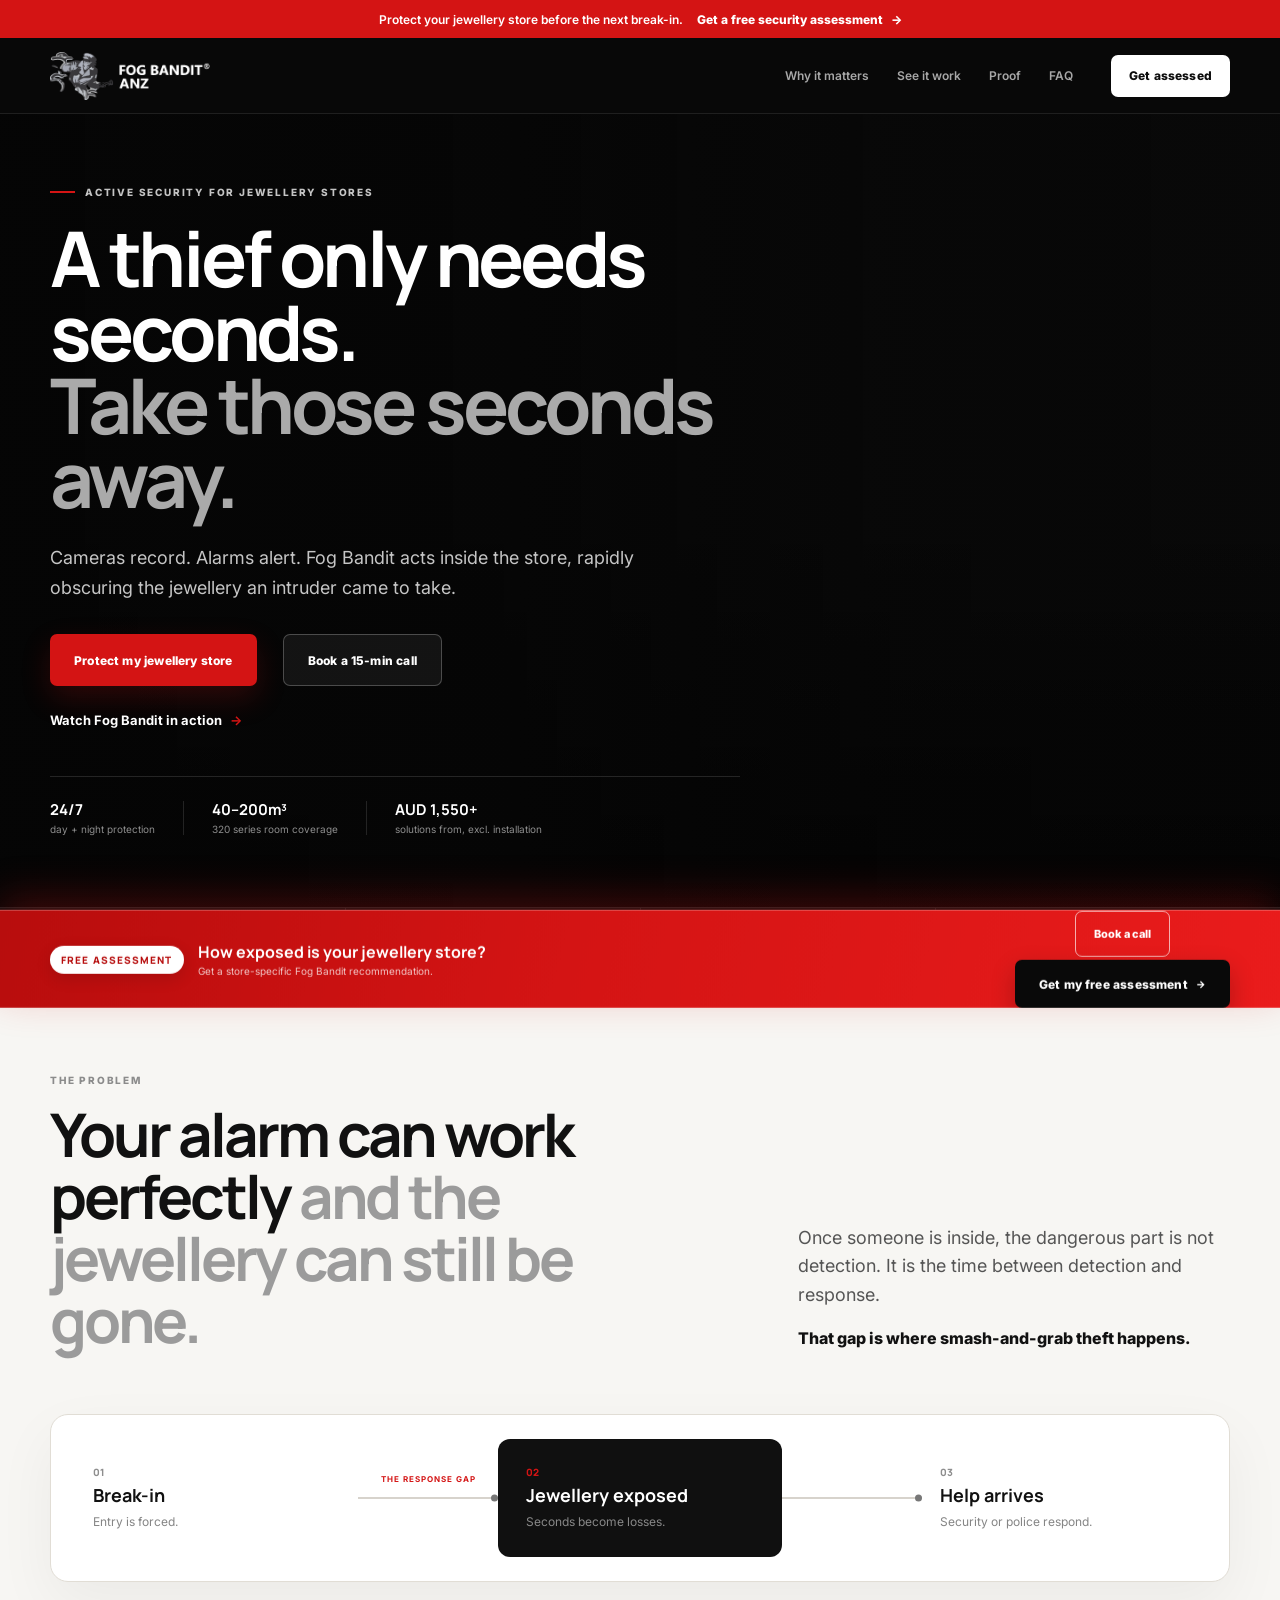
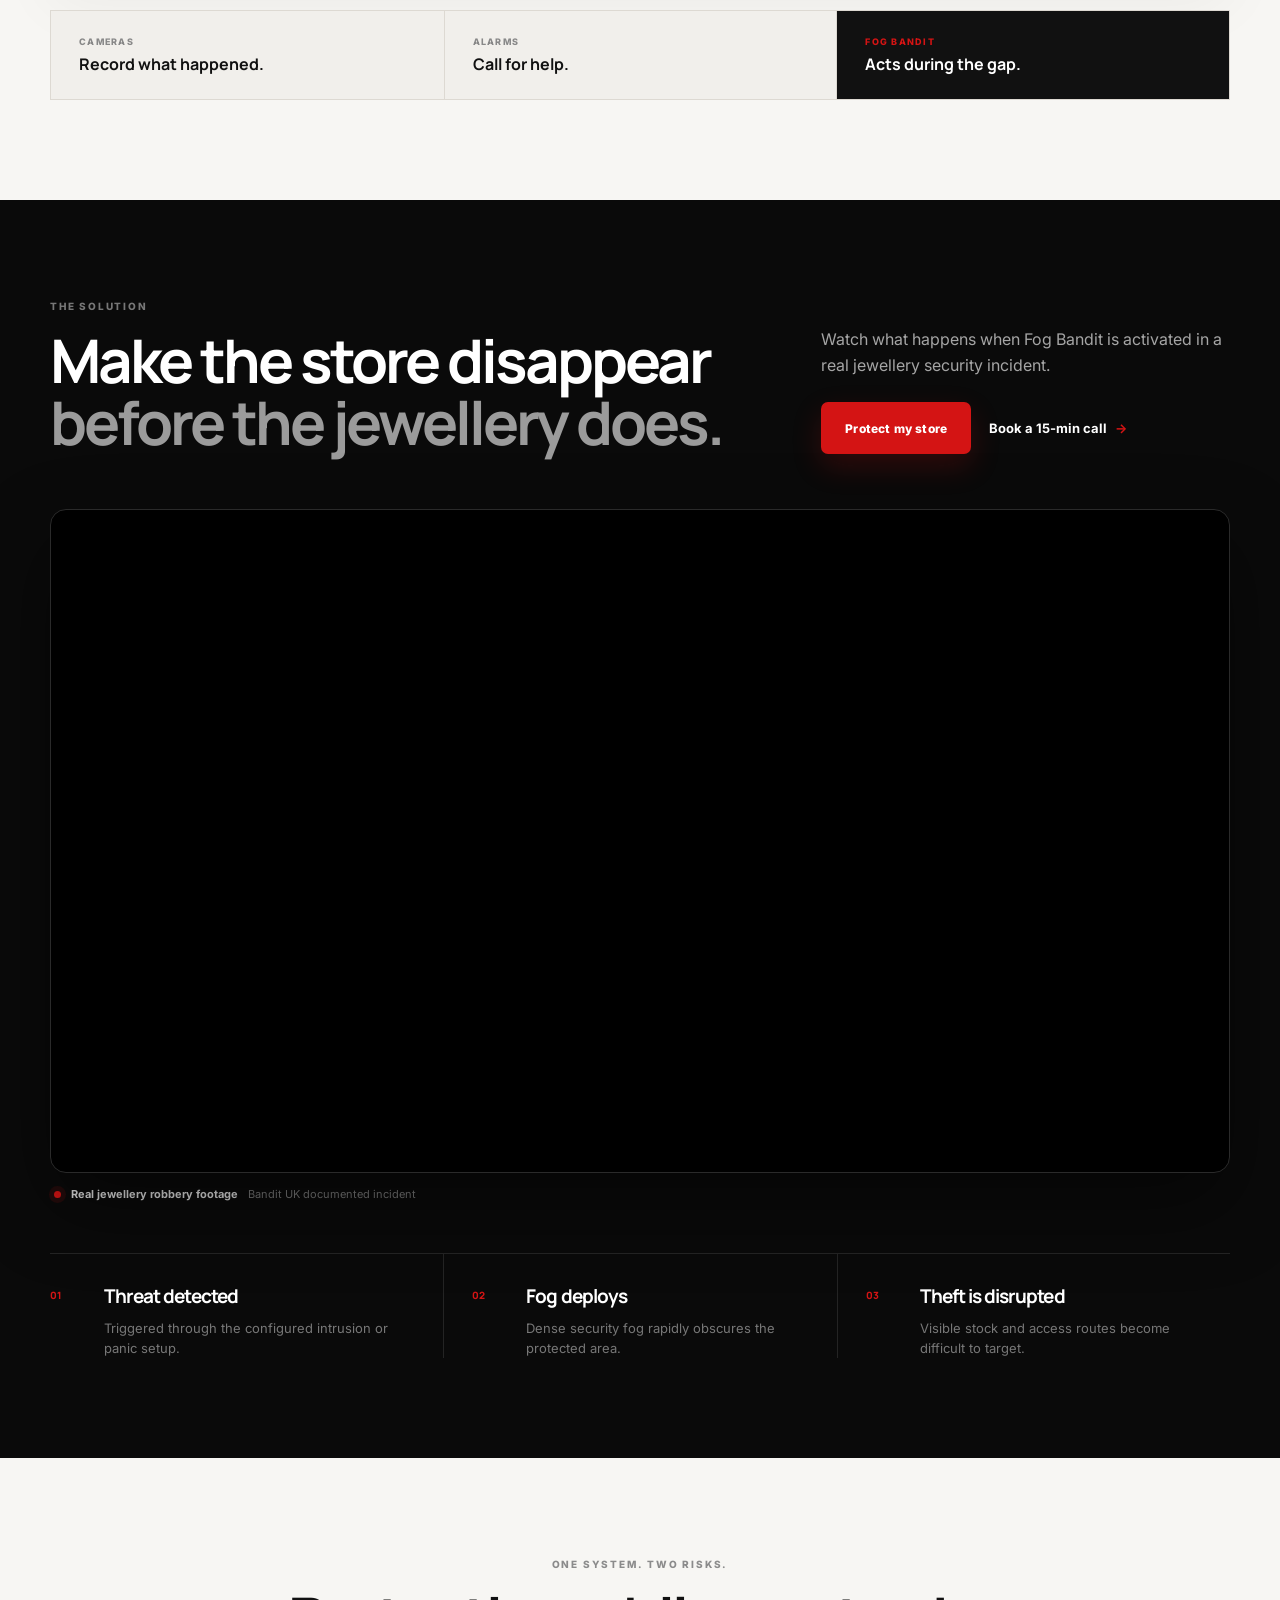
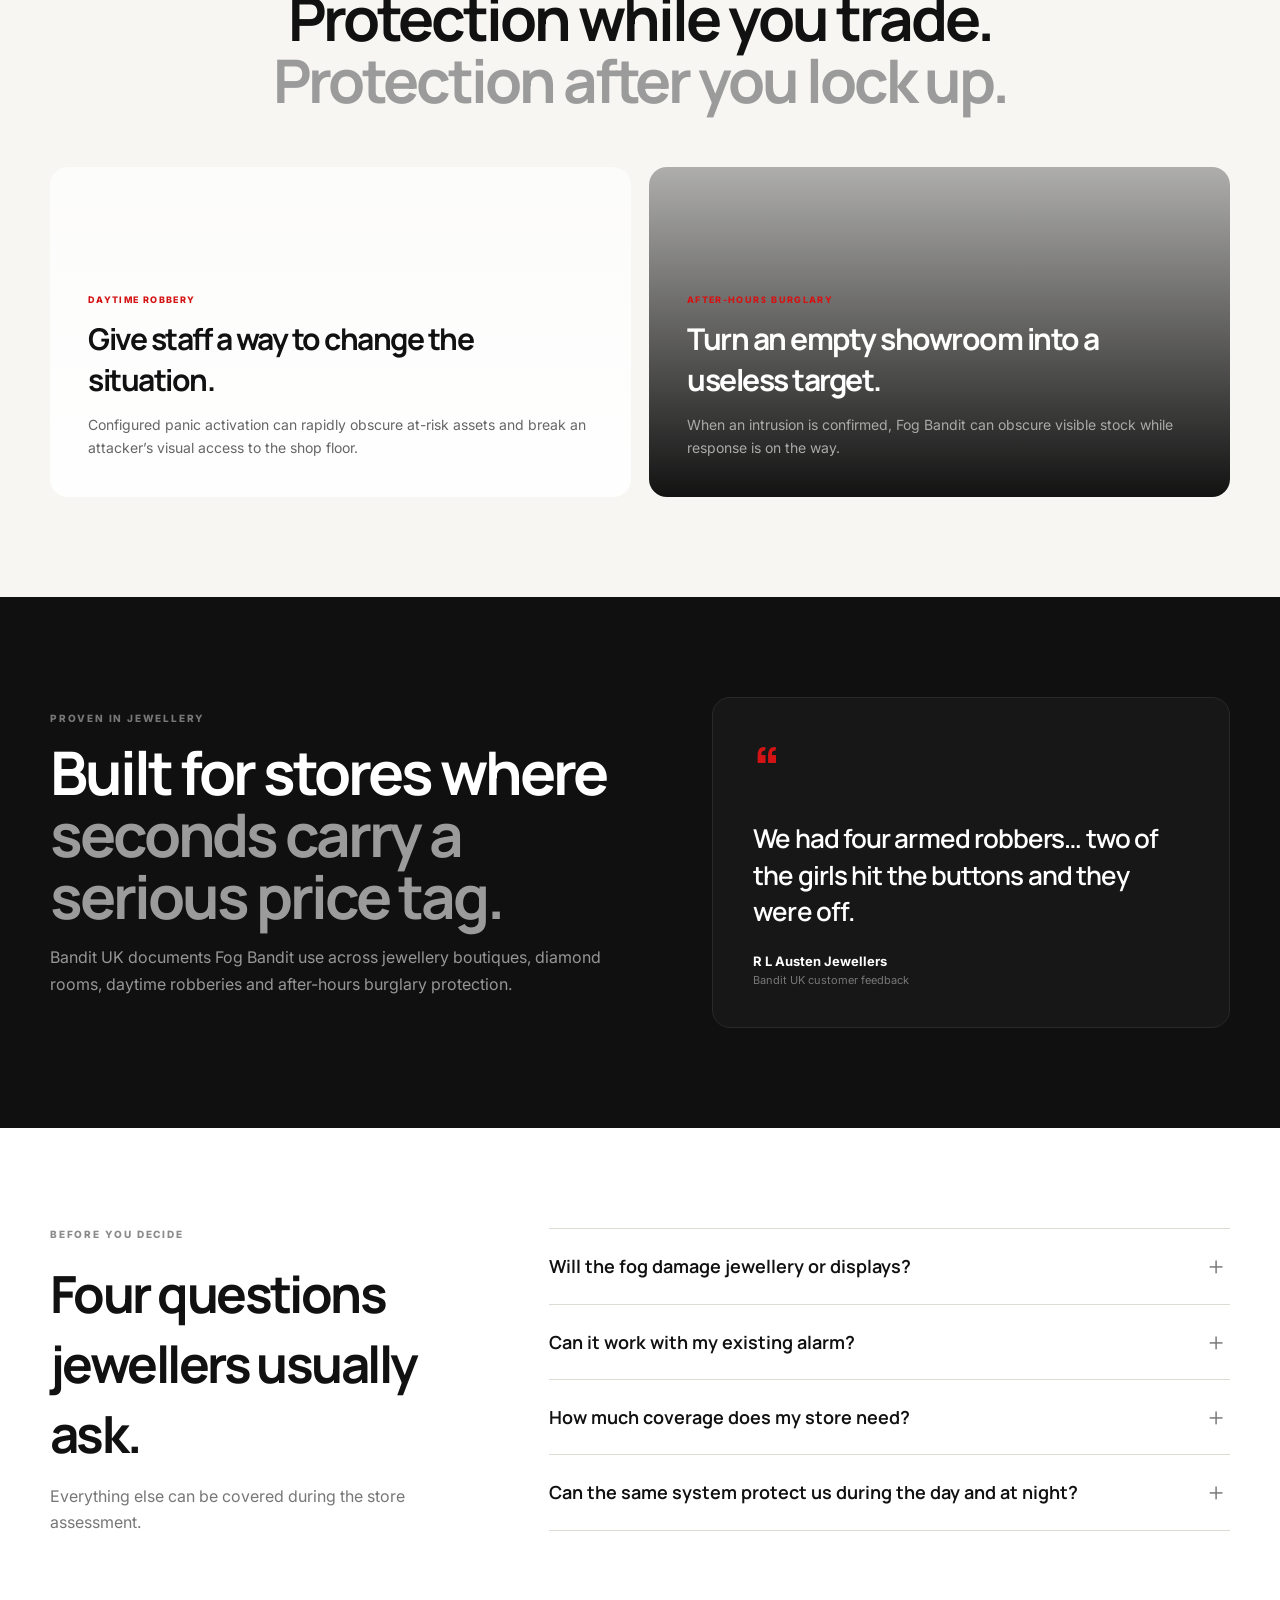
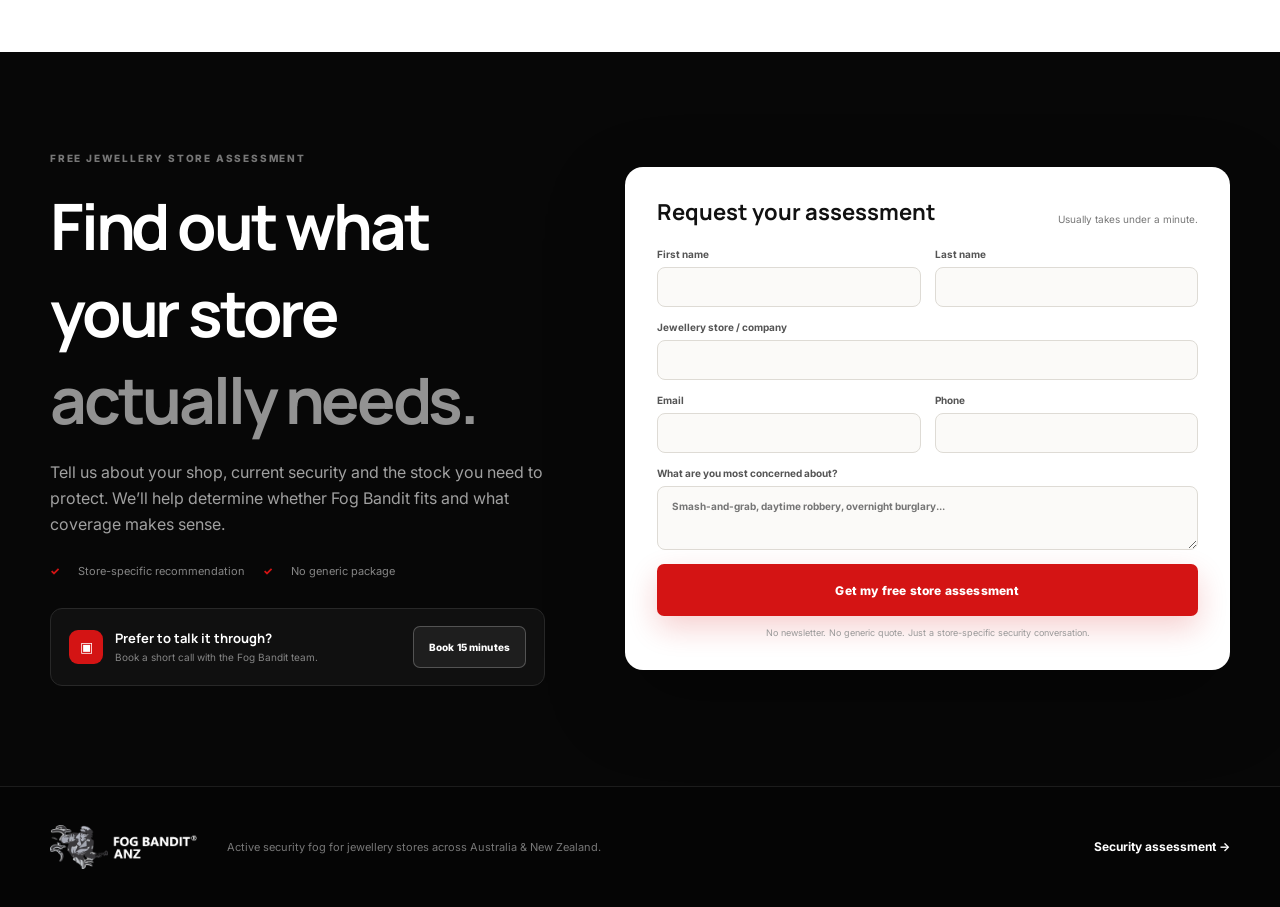
<file: index.html>
<!doctype html>
<html lang="en">
<head>
  <meta charset="utf-8" />
  <meta name="viewport" content="width=device-width, initial-scale=1" />
  <meta name="theme-color" content="#090909" />
  <meta name="description" content="Fog Bandit active security fog for jewellery stores. Reduce the response gap by rapidly removing visibility when a robbery or burglary begins." />
  <title>Fog Bandit for Jewellers | Active Security Fog</title>
  <link rel="icon" type="image/png" href="assets/favicon.png" />
  <meta property="og:title" content="Fog Bandit for Jewellers | Active Security Fog" />
  <meta property="og:description" content="Active security fog for jewellery stores across Australia & New Zealand." />
  <meta property="og:image" content="assets/og-image.png" />
  <link rel="preconnect" href="https://fonts.googleapis.com">
  <link rel="preconnect" href="https://fonts.gstatic.com" crossorigin>
  <link href="https://fonts.googleapis.com/css2?family=Inter:wght@400;500;600;700;800&family=Manrope:wght@500;600;700;800&display=swap" rel="stylesheet">
  <link rel="stylesheet" href="styles.css" />
  <style>
    .brand-logo-img{display:block;width:auto;height:48px;object-fit:contain}.footer-brand .brand-logo-img{height:44px}
    /* High-attention bottom conversion bar */
    .sticky-cta{
      background:linear-gradient(105deg,#b80d0d 0%,#d41414 44%,#ea1c1c 100%);
      border-top:1px solid rgba(255,255,255,.26);
      box-shadow:0 -12px 42px rgba(212,20,20,.28),0 -1px 0 rgba(255,255,255,.08) inset;
      backdrop-filter:blur(18px);
      overflow:hidden;
    }
    .sticky-cta:before{
      content:'';
      position:absolute;
      inset:0;
      pointer-events:none;
      background:linear-gradient(110deg,transparent 0%,rgba(255,255,255,.08) 45%,transparent 70%);
      transform:translateX(-110%);
    }
    .sticky-cta.visible:before{animation:stickySweep 1.2s ease .4s 1}
    .sticky-inner{position:relative;z-index:1;min-height:82px}
    .sticky-copy{display:flex!important;flex-direction:row!important;align-items:center;gap:14px!important}
    .sticky-copy-text{display:flex;flex-direction:column;gap:3px}
    .sticky-badge{
      display:inline-flex;
      align-items:center;
      justify-content:center;
      width:max-content;
      flex:0 0 auto;
      min-height:28px;
      padding:0 11px;
      border-radius:999px;
      background:#fff;
      color:#b70d0d;
      font:800 9px/1 var(--display);
      letter-spacing:.11em;
      white-space:nowrap;
      box-shadow:0 5px 16px rgba(0,0,0,.12);
    }
    .sticky-inner .sticky-badge{color:#b70d0d!important}
    .sticky-inner strong{color:#fff;font-size:16px}
    .sticky-inner span{color:rgba(255,255,255,.76)}
    .sticky-actions{gap:10px}
    .sticky-call{
      display:inline-flex;
      align-items:center;
      justify-content:center;
      min-height:46px;
      padding:0 18px;
      border:1px solid rgba(255,255,255,.65);
      border-radius:7px;
      color:#fff;
      text-decoration:none;
      font-size:11px;
      font-weight:800;
      transition:.2s;
    }
    .sticky-call:hover{background:rgba(255,255,255,.12);border-color:#fff}
    .sticky-cta .sticky-assessment-btn{
      position:relative;
      min-height:48px;
      padding:0 24px;
      background:#090909;
      color:#fff;
      box-shadow:0 10px 24px rgba(0,0,0,.23);
    }
    .sticky-cta .sticky-assessment-btn:hover{background:#000;transform:translateY(-2px)}
    .sticky-arrow{font-size:16px;margin-left:8px;color:#fff!important;transition:transform .2s}
    .sticky-assessment-btn:hover .sticky-arrow{transform:translateX(3px)}
    .sticky-cta.visible .sticky-assessment-btn{animation:ctaPulse 2.7s ease 1.2s 2}
    @keyframes stickySweep{to{transform:translateX(120%)}}
    @keyframes ctaPulse{0%,100%{box-shadow:0 10px 24px rgba(0,0,0,.23)}50%{box-shadow:0 10px 24px rgba(0,0,0,.23),0 0 0 5px rgba(255,255,255,.18)}}
    @media(max-width:740px){
      .brand-logo-img{height:39px}.footer-brand .brand-logo-img{height:38px}
      body{padding-bottom:80px}
      .sticky-cta{background:linear-gradient(105deg,#bd0d0d,#e21919);box-shadow:0 -8px 28px rgba(212,20,20,.28)}
      .sticky-inner{min-height:80px;padding:10px 11px}
      .sticky-copy{display:none!important}
      .sticky-actions{grid-template-columns:.68fr 1.32fr;gap:8px}
      .sticky-call{min-height:54px;padding:0 8px;border-color:rgba(255,255,255,.72);background:rgba(100,0,0,.18)}
      .sticky-cta .sticky-assessment-btn{min-height:54px;background:#fff;color:#b70d0d;font-size:10px;padding:0 11px;box-shadow:0 8px 22px rgba(74,0,0,.22)}
      .sticky-cta .sticky-assessment-btn:hover{background:#fff}
      .sticky-arrow{color:#b70d0d!important;margin-left:5px}
    }
    @media(prefers-reduced-motion:reduce){.sticky-cta.visible:before,.sticky-cta.visible .sticky-assessment-btn{animation:none}}
  </style>
</head>
<body>
  <div class="top-banner">
    <p>Protect your jewellery store before the next break-in.</p>
    <a href="#assessment">Get a free security assessment <span>→</span></a>
  </div>

  <header class="site-header" id="top">
    <a class="brand" href="#top" aria-label="Fog Bandit ANZ home">
      <img class="brand-logo-img" src="assets/logo-fog-bandit-anz-lockup.png" alt="Fog Bandit ANZ" />
    </a>
    <nav class="nav" aria-label="Primary navigation">
      <a href="#problem">Why it matters</a>
      <a href="#solution">See it work</a>
      <a href="#proof">Proof</a>
      <a href="#faq">FAQ</a>
    </nav>
    <a class="btn btn-small" href="#assessment">Get assessed</a>
  </header>

  <main>
    <section class="hero" aria-labelledby="hero-title">
      <div class="hero-media" aria-hidden="true"></div>
      <div class="hero-shade" aria-hidden="true"></div>
      <div class="hero-inner shell">
        <div class="hero-copy">
          <div class="eyebrow"><span></span> ACTIVE SECURITY FOR JEWELLERY STORES</div>
          <h1 id="hero-title">A thief only needs seconds.<br><em>Take those seconds away.</em></h1>
          <p class="hero-lede">Cameras record. Alarms alert. Fog Bandit acts inside the store, rapidly obscuring the jewellery an intruder came to take.</p>
          <div class="hero-actions">
            <a class="btn btn-primary" href="#assessment">Protect my jewellery store</a>
            <a class="btn btn-ghost calendly-link" href="#" data-calendly>Book a 15-min call</a>
            <a class="text-link hero-watch" href="#solution">Watch Fog Bandit in action <span>→</span></a>
          </div>
          <div class="hero-proof">
            <div><strong>24/7</strong><span>day + night protection</span></div>
            <div><strong>40–200m³</strong><span>320 series room coverage</span></div>
            <div><strong>AUD 1,550+</strong><span>solutions from, excl. installation</span></div>
          </div>
        </div>
      </div>
    </section>

    <section class="trust-strip" aria-label="Jewellery applications">
      <div class="shell trust-grid">
        <div>Jewellery boutiques</div>
        <div>Diamond rooms</div>
        <div>Luxury watch retailers</div>
        <div>High-value showrooms</div>
      </div>
    </section>

    <section class="section problem" id="problem">
      <div class="shell problem-grid">
        <div>
          <div class="section-kicker">THE PROBLEM</div>
          <h2>Your alarm can work perfectly <span>and the jewellery can still be gone.</span></h2>
        </div>
        <div class="problem-copy">
          <p class="lead">Once someone is inside, the dangerous part is not detection. It is the time between detection and response.</p>
          <p>That gap is where smash-and-grab theft happens.</p>
        </div>
      </div>

      <div class="shell gap-card" aria-label="The response gap">
        <div class="gap-node"><span>01</span><strong>Break-in</strong><small>Entry is forced.</small></div>
        <div class="gap-track"><b>THE RESPONSE GAP</b><i></i></div>
        <div class="gap-node danger"><span>02</span><strong>Jewellery exposed</strong><small>Seconds become losses.</small></div>
        <div class="gap-track plain"><i></i></div>
        <div class="gap-node"><span>03</span><strong>Help arrives</strong><small>Security or police respond.</small></div>
      </div>

      <div class="shell security-contrast">
        <div><span>CAMERAS</span><strong>Record what happened.</strong></div>
        <div><span>ALARMS</span><strong>Call for help.</strong></div>
        <div><span>FOG BANDIT</span><strong>Acts during the gap.</strong></div>
      </div>
    </section>

    <section class="section solution" id="solution">
      <div class="shell solution-head">
        <div><div class="section-kicker light">THE SOLUTION</div><h2>Make the store disappear <span>before the jewellery does.</span></h2></div>
        <div class="solution-copy">
          <p>Watch what happens when Fog Bandit is activated in a real jewellery security incident.</p>
          <div class="solution-actions">
            <a class="btn btn-primary" href="#assessment">Protect my store</a>
            <a class="text-link light-link calendly-link" href="#" data-calendly>Book a 15-min call <span>→</span></a>
          </div>
        </div>
      </div>

      <div class="shell video-shell">
        <div class="video-frame">
          <iframe src="https://www.youtube-nocookie.com/embed/kFrU9rAYJto?rel=0&modestbranding=1" title="Fog Bandit jewellery robbery footage" loading="lazy" allow="accelerometer; autoplay; clipboard-write; encrypted-media; gyroscope; picture-in-picture; web-share" allowfullscreen></iframe>
        </div>
        <div class="video-caption"><span class="live-dot"></span><strong>Real jewellery robbery footage</strong><span>Bandit UK documented incident</span></div>
      </div>

      <div class="shell three-steps">
        <article><span>01</span><div><h3>Threat detected</h3><p>Triggered through the configured intrusion or panic setup.</p></div></article>
        <article><span>02</span><div><h3>Fog deploys</h3><p>Dense security fog rapidly obscures the protected area.</p></div></article>
        <article><span>03</span><div><h3>Theft is disrupted</h3><p>Visible stock and access routes become difficult to target.</p></div></article>
      </div>
    </section>

    <section class="section day-night">
      <div class="shell day-night-head"><div class="section-kicker">ONE SYSTEM. TWO RISKS.</div><h2>Protection while you trade.<br><span>Protection after you lock up.</span></h2></div>
      <div class="shell mode-grid">
        <article class="mode-card day"><div class="mode-tag">DAYTIME ROBBERY</div><h3>Give staff a way to change the situation.</h3><p>Configured panic activation can rapidly obscure at-risk assets and break an attacker’s visual access to the shop floor.</p></article>
        <article class="mode-card night"><div class="mode-tag">AFTER-HOURS BURGLARY</div><h3>Turn an empty showroom into a useless target.</h3><p>When an intrusion is confirmed, Fog Bandit can obscure visible stock while response is on the way.</p></article>
      </div>
    </section>

    <section class="section proof" id="proof">
      <div class="shell proof-grid">
        <div class="proof-copy"><div class="section-kicker light">PROVEN IN JEWELLERY</div><h2>Built for stores where <span>seconds carry a serious price tag.</span></h2><p>Bandit UK documents Fog Bandit use across jewellery boutiques, diamond rooms, daytime robberies and after-hours burglary protection.</p></div>
        <blockquote class="quote-card"><div class="quote-mark">“</div><p>We had four armed robbers… two of the girls hit the buttons and they were off.</p><footer><strong>R L Austen Jewellers</strong><span>Bandit UK customer feedback</span></footer></blockquote>
      </div>
    </section>

    <section class="section faq" id="faq">
      <div class="shell faq-grid">
        <div class="faq-intro"><div class="section-kicker">BEFORE YOU DECIDE</div><h2>Four questions jewellers usually ask.</h2><p>Everything else can be covered during the store assessment.</p></div>
        <div class="accordion">
          <details><summary>Will the fog damage jewellery or displays?</summary><p>Fog Bandit materials state that its security fog is harmless and leaves no residue. Store-specific suitability should still be confirmed during the assessment.</p></details>
          <details><summary>Can it work with my existing alarm?</summary><p>Yes. Fog Bandit is designed to operate as an active layer alongside existing intrusion and panic-alarm systems, with the exact trigger logic configured during installation.</p></details>
          <details><summary>How much coverage does my store need?</summary><p>That depends on room volume, layout and the assets at risk. The 320 series includes configurations for approximately 40–200m³ spaces.</p></details>
          <details><summary>Can the same system protect us during the day and at night?</summary><p>Yes. Jewellery applications can be configured for panic activation during trading hours and intrusion-triggered protection after closing.</p></details>
        </div>
      </div>
    </section>

    <section class="section assessment" id="assessment">
      <div class="assessment-bg" aria-hidden="true"></div>
      <div class="shell assessment-grid">
        <div class="assessment-copy">
          <div class="section-kicker light">FREE JEWELLERY STORE ASSESSMENT</div>
          <h2>Find out what your store <span>actually needs.</span></h2>
          <p>Tell us about your shop, current security and the stock you need to protect. We’ll help determine whether Fog Bandit fits and what coverage makes sense.</p>
          <div class="micro-proof"><span>✓</span> Store-specific recommendation <span>✓</span> No generic package</div>
          <div class="calendar-card"><div><span class="calendar-icon" aria-hidden="true">▣</span><div><strong>Prefer to talk it through?</strong><small>Book a short call with the Fog Bandit team.</small></div></div><a class="btn btn-ghost calendly-link" href="#" data-calendly>Book 15 minutes</a></div>
        </div>
        <form class="assessment-form" id="assessment-form">
          <div class="form-heading"><strong>Request your assessment</strong><span>Usually takes under a minute.</span></div>
          <div class="form-row"><label>First name<input name="firstName" autocomplete="given-name" required></label><label>Last name<input name="lastName" autocomplete="family-name" required></label></div>
          <label>Jewellery store / company<input name="company" autocomplete="organization" required></label>
          <div class="form-row"><label>Email<input type="email" name="email" autocomplete="email" required></label><label>Phone<input type="tel" name="phone" autocomplete="tel"></label></div>
          <label>What are you most concerned about?<textarea name="requirements" rows="3" placeholder="Smash-and-grab, daytime robbery, overnight burglary..."></textarea></label>
          <button class="btn btn-primary btn-full" type="submit">Get my free store assessment</button>
          <p class="form-note">No newsletter. No generic quote. Just a store-specific security conversation.</p>
        </form>
      </div>
    </section>
  </main>

  <footer class="footer">
    <div class="shell footer-inner">
      <a class="brand footer-brand" href="#top" aria-label="Fog Bandit ANZ home"><img class="brand-logo-img" src="assets/logo-fog-bandit-anz-lockup.png" alt="Fog Bandit ANZ" /></a>
      <p>Active security fog for jewellery stores across Australia & New Zealand.</p>
      <a href="#assessment">Security assessment →</a>
    </div>
  </footer>

  <div class="sticky-cta" id="sticky-cta" aria-hidden="true">
    <div class="shell sticky-inner">
      <div class="sticky-copy">
        <span class="sticky-badge">FREE ASSESSMENT</span>
        <div class="sticky-copy-text"><strong>How exposed is your jewellery store?</strong><span>Get a store-specific Fog Bandit recommendation.</span></div>
      </div>
      <div class="sticky-actions">
        <a class="sticky-call calendly-link" href="#" data-calendly>Book a call</a>
        <a class="btn sticky-assessment-btn" href="#assessment">Get my free assessment <span class="sticky-arrow">→</span></a>
      </div>
    </div>
  </div>

  <div class="popup-backdrop" id="assessment-popup" role="dialog" aria-modal="true" aria-labelledby="popup-title" aria-hidden="true">
    <div class="popup-card">
      <button class="popup-close" type="button" aria-label="Close assessment popup">×</button>
      <div class="section-kicker">FREE SECURITY ASSESSMENT</div>
      <h2 id="popup-title">How exposed is your jewellery store?</h2>
      <p>Tell us about your store and current security. We’ll help determine whether Fog Bandit fits and how much coverage you may need.</p>
      <div class="popup-actions">
        <a class="btn btn-primary btn-full popup-action" href="#assessment">Get my free store assessment</a>
        <a class="btn btn-outline btn-full calendly-link" href="#" data-calendly>Book a 15-min call instead</a>
      </div>
      <button class="popup-later" type="button">Not right now</button>
    </div>
  </div>

  <script src="script.js"></script>
</body>
</html>
</file>
<file: styles.css>
:root{
  --bg:#090909;--ink:#111;--paper:#f7f6f3;--muted:#727272;--red:#d41414;--red2:#b40f0f;--line:#dedbd5;--display:'Manrope',sans-serif;--body:'Inter',sans-serif
}
*{box-sizing:border-box}html{scroll-behavior:smooth}body{margin:0;background:var(--bg);color:var(--ink);font-family:var(--body);-webkit-font-smoothing:antialiased}a{color:inherit;text-decoration:none}button,input,textarea{font:inherit}.shell{width:min(1180px,calc(100% - 48px));margin:auto}.top-banner{min-height:38px;background:var(--red);color:#fff;display:flex;align-items:center;justify-content:center;gap:14px;padding:8px 20px;text-align:center;font-size:12px;font-weight:600}.top-banner p{margin:0}.top-banner a{font-weight:800}.top-banner a span{margin-left:5px}.site-header{height:76px;padding:0 max(24px,calc((100vw - 1180px)/2));display:flex;align-items:center;gap:38px;background:#080808;color:#fff;border-bottom:1px solid #1f1f1f;position:relative;z-index:20}.brand{display:flex;align-items:center;gap:11px}.brand-mark{display:grid;place-items:center;width:38px;height:38px;border:2px solid var(--red);color:#fff;font:800 12px/1 var(--display);letter-spacing:-.06em}.brand-name{font:700 17px/1 var(--display);letter-spacing:.055em}.brand-name strong{color:var(--red)}.nav{display:flex;gap:28px;margin-left:auto}.nav a{font-size:12px;color:#a7a7a7;font-weight:600;transition:.2s}.nav a:hover{color:#fff}.btn{display:inline-flex;align-items:center;justify-content:center;min-height:52px;padding:0 24px;border:0;border-radius:7px;font-weight:800;font-size:12px;letter-spacing:.015em;cursor:pointer;transition:.2s}.btn:hover{transform:translateY(-1px)}.btn-primary{background:var(--red);color:#fff;box-shadow:0 12px 30px rgba(212,20,20,.2)}.btn-primary:hover{background:var(--red2)}.btn-small{min-height:42px;padding:0 18px;background:#fff;color:#0d0d0d}.text-link{font-size:13px;font-weight:700;color:#fff}.text-link span{color:var(--red);padding-left:5px}.hero{position:relative;min-height:760px;color:#fff;overflow:hidden}.hero-media{position:absolute;inset:0;background:url('https://images.unsplash.com/photo-1764512680324-048f158cab2b?auto=format&fit=crop&q=82&w=2200') 61% center/cover no-repeat;transform:scale(1.01)}.hero-shade{position:absolute;inset:0;background:linear-gradient(90deg,rgba(5,5,5,.97) 0%,rgba(5,5,5,.82) 39%,rgba(5,5,5,.32) 72%,rgba(5,5,5,.25) 100%),linear-gradient(0deg,rgba(0,0,0,.65),transparent 50%)}.hero-inner{position:relative;z-index:2;min-height:760px;display:flex;align-items:center}.hero-copy{width:min(690px,65%);padding:72px 0}.eyebrow,.section-kicker{font-size:10px;font-weight:800;letter-spacing:.18em;text-transform:uppercase;color:#8b8b8b}.eyebrow{display:flex;align-items:center;gap:10px;color:#c4c4c4}.eyebrow span{width:25px;height:2px;background:var(--red)}h1,h2,h3{font-family:var(--display);margin:0;letter-spacing:-.05em}h1{font-size:clamp(56px,6vw,88px);line-height:.96;margin-top:23px}h1 em{font-style:normal;color:#aaa}.hero-lede{max-width:610px;font-size:18px;line-height:1.65;color:#c5c5c5;margin:27px 0 0}.hero-actions{display:flex;align-items:center;gap:26px;margin-top:32px}.hero-proof{display:flex;gap:28px;margin-top:48px;padding-top:24px;border-top:1px solid rgba(255,255,255,.13)}.hero-proof div{display:flex;flex-direction:column;gap:4px;padding-right:28px;border-right:1px solid rgba(255,255,255,.12)}.hero-proof div:last-child{border:0;padding-right:0}.hero-proof strong{font:700 15px/1.2 var(--display);color:#fff}.hero-proof span{font-size:10px;color:#8d8d8d}.trust-strip{background:#111;color:#777;border-top:1px solid #202020;border-bottom:1px solid #202020}.trust-grid{display:grid;grid-template-columns:repeat(4,1fr)}.trust-grid div{height:65px;display:grid;place-items:center;text-transform:uppercase;font-size:10px;font-weight:700;letter-spacing:.14em}.trust-grid div+div{border-left:1px solid #242424}.section{padding:100px 0}.problem{background:var(--paper)}.problem-grid{display:grid;grid-template-columns:1.2fr .8fr;gap:100px;align-items:end}.problem h2,.solution h2,.day-night h2,.proof h2{font-size:clamp(42px,4.7vw,68px);line-height:1.03;margin-top:18px}.problem h2 span,.solution h2 span,.day-night h2 span,.proof h2 span{color:#9b9b9b}.problem-copy{padding-bottom:4px}.lead{font-size:18px;line-height:1.6;margin:0;color:#555}.problem-copy>p:last-child{font-weight:800;margin:18px 0 0}.gap-card{margin-top:62px;display:grid;grid-template-columns:1fr 140px 1fr 140px 1fr;align-items:center;background:#fff;border:1px solid #e1ddd5;border-radius:18px;padding:24px;box-shadow:0 22px 60px rgba(0,0,0,.05)}.gap-node{display:flex;flex-direction:column;gap:7px;padding:16px 18px}.gap-node span{font:800 10px/1 var(--display);color:#8e8e8e}.gap-node strong{font:700 18px/1.25 var(--display)}.gap-node small{font-size:12px;color:#858585}.gap-node.danger{background:#101010;color:#fff;border-radius:12px;padding:28px}.gap-node.danger span{color:var(--red)}.gap-node.danger small{color:#888}.gap-track{height:2px;background:#d7d3cc;position:relative}.gap-track i{position:absolute;width:7px;height:7px;background:#777;border-radius:50%;right:0;top:50%;transform:translateY(-50%)}.gap-track b{position:absolute;left:50%;transform:translateX(-50%);bottom:15px;white-space:nowrap;font-size:8px;color:var(--red);letter-spacing:.13em}.security-contrast{display:grid;grid-template-columns:repeat(3,1fr);margin-top:28px;border:1px solid #ddd9d2}.security-contrast div{padding:25px 28px;display:flex;flex-direction:column;gap:7px;background:#f1efeb}.security-contrast div+div{border-left:1px solid #ddd9d2}.security-contrast div:last-child{background:#111;color:#fff}.security-contrast span{font-size:9px;letter-spacing:.14em;color:#888;font-weight:800}.security-contrast div:last-child span{color:var(--red)}.security-contrast strong{font:700 16px/1.3 var(--display)}.solution{background:#0a0a0a;color:#fff}.solution-head{display:grid;grid-template-columns:1.25fr .75fr;gap:90px;align-items:end}.section-kicker.light{color:#777}.solution-copy p{margin:0 0 24px;color:#a5a5a5;line-height:1.6}.video-shell{margin-top:55px}.video-frame{position:relative;aspect-ratio:16/9;border:1px solid #2a2a2a;background:#000;border-radius:16px;overflow:hidden;box-shadow:0 32px 80px rgba(0,0,0,.45)}.video-frame iframe{position:absolute;inset:0;width:100%;height:100%;border:0}.video-caption{display:flex;align-items:center;gap:10px;padding:14px 4px;color:#777;font-size:11px}.video-caption strong{color:#ddd}.live-dot{width:7px;height:7px;background:var(--red);border-radius:50%;box-shadow:0 0 0 5px rgba(212,20,20,.12)}.three-steps{display:grid;grid-template-columns:repeat(3,1fr);border-top:1px solid #242424;margin-top:38px}.three-steps article{display:grid;grid-template-columns:42px 1fr;gap:12px;padding:29px 24px 0 0}.three-steps article+article{border-left:1px solid #242424;padding-left:28px}.three-steps article>span{font:800 10px/1 var(--display);color:var(--red);padding-top:7px}.three-steps h3{font-size:19px}.three-steps p{font-size:13px;line-height:1.55;color:#777;margin:9px 0 0}.day-night{background:#f7f6f3}.day-night-head{text-align:center;max-width:850px}.mode-grid{display:grid;grid-template-columns:1fr 1fr;gap:18px;margin-top:55px}.mode-card{min-height:330px;border-radius:18px;padding:38px;display:flex;flex-direction:column;justify-content:flex-end;overflow:hidden;position:relative}.mode-card.day{background:linear-gradient(180deg,rgba(255,255,255,.65),rgba(255,255,255,.95)),url('https://images.unsplash.com/photo-1617038260897-41a1f14a8ca0?auto=format&fit=crop&q=80&w=1200') center/cover}.mode-card.night{background:linear-gradient(180deg,rgba(6,6,6,.3),rgba(6,6,6,.95)),url('https://images.unsplash.com/photo-1599643478518-a784e5dc4c8f?auto=format&fit=crop&q=80&w=1200') center/cover;color:#fff}.mode-tag{font-size:9px;letter-spacing:.15em;font-weight:800;color:var(--red);margin-bottom:13px}.mode-card h3{font-size:30px;max-width:480px}.mode-card p{font-size:14px;line-height:1.6;max-width:560px;color:#666;margin:14px 0 0}.mode-card.night p{color:#aaa}.proof{background:#101010;color:#fff}.proof-grid{display:grid;grid-template-columns:1.05fr .95fr;gap:90px;align-items:center}.proof-copy p{color:#969696;line-height:1.65;max-width:620px}.quote-card{margin:0;background:#171717;border:1px solid #292929;border-radius:18px;padding:40px;min-height:330px;display:flex;flex-direction:column}.quote-mark{font:800 58px/1 var(--display);color:var(--red)}.quote-card p{font:600 26px/1.4 var(--display);letter-spacing:-.035em;margin:24px 0}.quote-card footer{margin-top:auto;display:flex;flex-direction:column;gap:4px}.quote-card footer strong{font-size:13px}.quote-card footer span{font-size:11px;color:#777}.faq{background:#fff}.faq-grid{display:grid;grid-template-columns:.75fr 1.25fr;gap:90px}.faq-intro h2{font-size:clamp(39px,4vw,56px);margin-top:18px}.faq-intro p{color:#777;line-height:1.6}.accordion details{border-top:1px solid var(--line)}.accordion details:last-child{border-bottom:1px solid var(--line)}.accordion summary{list-style:none;cursor:pointer;padding:25px 45px 25px 0;font:650 18px/1.35 var(--display);position:relative}.accordion summary::-webkit-details-marker{display:none}.accordion summary:after{content:'+';position:absolute;right:6px;top:19px;font-size:28px;font-weight:300;color:#777}.accordion details[open] summary:after{content:'−'}.accordion details p{margin:0;padding:0 45px 25px 0;color:#777;line-height:1.6;font-size:14px}.assessment{position:relative;background:#070707;color:#fff;overflow:hidden}.assessment-bg{position:absolute;inset:0;background:url('https://images.unsplash.com/photo-1764512680324-048f158cab2b?auto=format&fit=crop&q=78&w=2200') center/cover;opacity:.11;filter:grayscale(1)}.assessment:after{content:'';position:absolute;inset:0;background:linear-gradient(90deg,#070707 28%,rgba(7,7,7,.83))}.assessment-grid{position:relative;z-index:1;display:grid;grid-template-columns:.9fr 1.1fr;gap:80px;align-items:center}.assessment-copy h2{font-size:clamp(44px,5vw,67px);margin-top:18px}.assessment-copy h2 span{color:#929292}.assessment-copy p{font-size:16px;line-height:1.65;color:#a0a0a0}.micro-proof{display:flex;gap:18px;flex-wrap:wrap;color:#858585;font-size:11px;margin-top:26px}.micro-proof span{color:var(--red);font-weight:800}.assessment-form{background:#fff;color:#111;border-radius:18px;padding:32px;box-shadow:0 30px 80px rgba(0,0,0,.3)}.form-heading{display:flex;justify-content:space-between;gap:20px;align-items:flex-end;margin-bottom:23px}.form-heading strong{font:700 22px/1.2 var(--display)}.form-heading span{font-size:10px;color:#777;text-align:right}.assessment-form label{display:flex;flex-direction:column;gap:7px;font-size:10px;font-weight:700;color:#555;margin-bottom:14px}.form-row{display:grid;grid-template-columns:1fr 1fr;gap:14px}.assessment-form input,.assessment-form textarea{width:100%;border:1px solid #dedbd5;background:#fbfaf8;border-radius:8px;padding:13px 14px;outline:none;color:#111}.assessment-form input:focus,.assessment-form textarea:focus{border-color:#999;box-shadow:0 0 0 3px rgba(0,0,0,.04)}.assessment-form textarea{resize:vertical}.btn-full{width:100%}.form-note{font-size:9px;color:#999;text-align:center;margin:11px 0 0}.footer{background:#050505;color:#777;border-top:1px solid #1c1c1c}.footer-inner{min-height:120px;display:flex;align-items:center;gap:30px}.footer-brand{color:#fff}.footer-inner p{font-size:11px}.footer-inner>a:last-child{margin-left:auto;color:#fff;font-size:12px;font-weight:700}.sticky-cta{position:fixed;z-index:45;left:0;right:0;bottom:0;background:rgba(7,7,7,.95);backdrop-filter:blur(14px);border-top:1px solid #232323;color:#fff;transform:translateY(110%);transition:transform .28s ease}.sticky-cta.visible{transform:translateY(0)}.sticky-inner{min-height:76px;display:flex;align-items:center;justify-content:space-between;gap:28px}.sticky-inner>div{display:flex;flex-direction:column;gap:3px}.sticky-inner strong{font:700 15px/1.25 var(--display)}.sticky-inner span{font-size:10px;color:#818181}.sticky-cta .btn{min-height:45px}.popup-backdrop{position:fixed;z-index:80;inset:0;background:rgba(0,0,0,.72);backdrop-filter:blur(6px);display:grid;place-items:center;padding:24px;opacity:0;pointer-events:none;transition:.2s}.popup-backdrop.open{opacity:1;pointer-events:auto}.popup-card{position:relative;width:min(500px,100%);background:#fff;border-radius:18px;padding:38px;box-shadow:0 30px 100px rgba(0,0,0,.45);transform:translateY(10px) scale(.985);transition:.22s}.popup-backdrop.open .popup-card{transform:none}.popup-card h2{font-size:37px;line-height:1.04;margin-top:14px}.popup-card p{color:#666;line-height:1.6;font-size:14px;margin:16px 0 24px}.popup-close{position:absolute;right:16px;top:13px;width:34px;height:34px;border:0;background:transparent;color:#777;font-size:27px;cursor:pointer}.popup-later{display:block;margin:13px auto 0;border:0;background:transparent;color:#888;font-size:11px;cursor:pointer}

/* Calendly conversion path */
.btn-ghost{background:rgba(255,255,255,.06);color:#fff;border:1px solid rgba(255,255,255,.24);box-shadow:none}.btn-ghost:hover{background:rgba(255,255,255,.11);border-color:rgba(255,255,255,.45)}.btn-outline{background:#fff;color:#111;border:1px solid #d8d5cf;box-shadow:none}.btn-outline:hover{border-color:#111;background:#f7f6f2}.hero-actions{flex-wrap:wrap}.hero-watch{flex-basis:100%;width:max-content}.solution-actions{display:flex;align-items:center;gap:18px;flex-wrap:wrap}.light-link{color:#fff}.calendar-card{margin-top:30px;padding:17px 18px;border:1px solid #282828;border-radius:12px;background:rgba(255,255,255,.035);display:flex;align-items:center;justify-content:space-between;gap:18px}.calendar-card>div{display:flex;align-items:center;gap:12px}.calendar-card strong,.calendar-card small{display:block}.calendar-card strong{font:700 13px/1.3 var(--display);color:#fff}.calendar-card small{margin-top:3px;font-size:10px;line-height:1.4;color:#858585}.calendar-icon{display:grid;place-items:center;width:34px;height:34px;border-radius:9px;background:var(--red);color:#fff;font-size:14px;flex:0 0 auto}.calendar-card .btn{min-height:42px;padding:0 15px;font-size:10px;white-space:nowrap}.sticky-actions{display:flex;align-items:center;gap:16px}.sticky-call{color:#d7d7d7;font-size:11px;font-weight:700;text-decoration:none;border-bottom:1px solid #555;padding-bottom:2px}.sticky-call:hover{color:#fff;border-color:#fff}.popup-actions{display:grid;gap:10px}.calendly-link.is-unconfigured{cursor:pointer}
@media(max-width:1000px){.nav{display:none}.problem-grid,.solution-head,.proof-grid,.faq-grid,.assessment-grid{gap:48px}.gap-card{grid-template-columns:1fr 85px 1fr 85px 1fr}}
@media(max-width:740px){body{padding-bottom:72px}.shell{width:min(100% - 30px,1180px)}.top-banner{min-height:44px;display:block;font-size:10px;padding:8px 12px}.top-banner p{display:none}.site-header{height:66px;padding:0 15px}.site-header>.btn{display:none}.brand-mark{width:32px;height:32px}.brand-name{font-size:14px}.hero{min-height:760px}.hero-media{background-position:65% center}.hero-shade{background:linear-gradient(0deg,rgba(5,5,5,.98) 0%,rgba(5,5,5,.91) 57%,rgba(5,5,5,.35) 100%)}.hero-inner{min-height:760px;align-items:flex-end}.hero-copy{width:100%;padding:105px 0 52px}.eyebrow{font-size:9px}h1{font-size:clamp(45px,14vw,61px);margin-top:17px}.hero-lede{font-size:15px;line-height:1.6;margin-top:20px}.hero-actions{flex-direction:column;align-items:stretch;gap:16px;margin-top:27px}.hero-actions .btn{width:100%}.hero-actions .text-link{text-align:center}.hero-proof{display:grid;grid-template-columns:1fr 1fr;gap:17px 0;margin-top:34px;padding-top:20px}.hero-proof div{border:0;padding:0}.hero-proof div:nth-child(3){grid-column:1/-1;border-top:1px solid rgba(255,255,255,.12);padding-top:16px}.trust-grid{grid-template-columns:1fr 1fr}.trust-grid div{height:48px;font-size:8px}.trust-grid div+div{border-left:0}.trust-grid div:nth-child(even){border-left:1px solid #242424}.section{padding:72px 0}.problem-grid,.solution-head,.proof-grid,.faq-grid,.assessment-grid{grid-template-columns:1fr;gap:24px}.problem h2,.solution h2,.day-night h2,.proof h2{font-size:40px}.lead{font-size:16px}.gap-card{display:flex;flex-direction:column;align-items:stretch;margin-top:38px;padding:15px}.gap-node{padding:17px}.gap-node.danger{padding:22px}.gap-track{height:34px;width:2px;margin-left:23px}.gap-track i{right:auto;left:50%;top:auto;bottom:0;transform:translate(-50%,50%)}.gap-track b{left:18px;top:7px;bottom:auto;transform:none}.security-contrast{grid-template-columns:1fr;margin-top:20px}.security-contrast div+div{border-left:0;border-top:1px solid #ddd9d2}.solution-head{align-items:start}.solution-copy .btn{width:100%}.video-shell{margin-top:34px}.video-frame{border-radius:10px}.video-caption{flex-wrap:wrap;line-height:1.4}.video-caption span:last-child{width:100%;padding-left:17px}.three-steps{grid-template-columns:1fr;margin-top:28px}.three-steps article{padding:22px 0}.three-steps article+article{border-left:0;border-top:1px solid #242424;padding-left:0}.mode-grid{grid-template-columns:1fr;margin-top:34px}.mode-card{min-height:330px;padding:28px}.mode-card h3{font-size:28px}.proof-copy p{font-size:14px}.quote-card{min-height:270px;padding:28px}.quote-card p{font-size:21px}.faq-intro h2{font-size:39px}.accordion summary{font-size:16px}.assessment{padding-top:76px;padding-bottom:76px}.assessment-copy h2{font-size:41px}.assessment-form{padding:22px;border-radius:14px}.form-heading{align-items:flex-start;flex-direction:column}.form-heading span{text-align:left}.form-row{grid-template-columns:1fr;gap:0}.footer-inner{min-height:150px;flex-direction:column;align-items:flex-start;justify-content:center;gap:11px}.footer-inner>a:last-child{margin-left:0}.sticky-cta{transform:translateY(110%)}.sticky-inner{width:100%;min-height:72px;padding:9px 11px}.sticky-inner>div{display:none}.sticky-inner .btn{width:100%;min-height:52px}.popup-backdrop{padding:16px}.popup-card{padding:29px 23px}.popup-card h2{font-size:32px}}

@media(max-width:740px){.hero-actions .btn-ghost{width:100%}.hero-watch{width:100%;text-align:center}.solution-actions{align-items:stretch;flex-direction:column;gap:14px}.solution-actions .btn{width:100%}.solution-actions .text-link{text-align:center}.calendar-card{align-items:stretch;flex-direction:column}.calendar-card .btn{width:100%}.sticky-actions{width:100%;display:grid;grid-template-columns:.74fr 1.26fr;gap:8px}.sticky-actions .sticky-call{display:flex;min-height:52px;align-items:center;justify-content:center;border:1px solid #393939;border-radius:7px;padding:0;color:#fff}.sticky-actions .btn{min-width:0;padding:0 10px;font-size:9px}.sticky-inner .sticky-actions .btn{width:100%}}
@media(prefers-reduced-motion:reduce){html{scroll-behavior:auto}.btn,.sticky-cta,.popup-backdrop,.popup-card{transition:none}}

/* Mobile floating CTA visibility fix */
@media(max-width:740px){
  .sticky-inner>.sticky-actions{
    display:grid!important;
    width:100%!important;
    grid-template-columns:.68fr 1.32fr!important;
    align-items:center!important;
    gap:8px!important;
    visibility:visible!important;
    opacity:1!important;
  }
  .sticky-inner>.sticky-copy{display:none!important}
  .sticky-inner>.sticky-actions .sticky-call,
  .sticky-inner>.sticky-actions .sticky-assessment-btn{
    display:flex!important;
    visibility:visible!important;
    opacity:1!important;
  }
}
</file>
